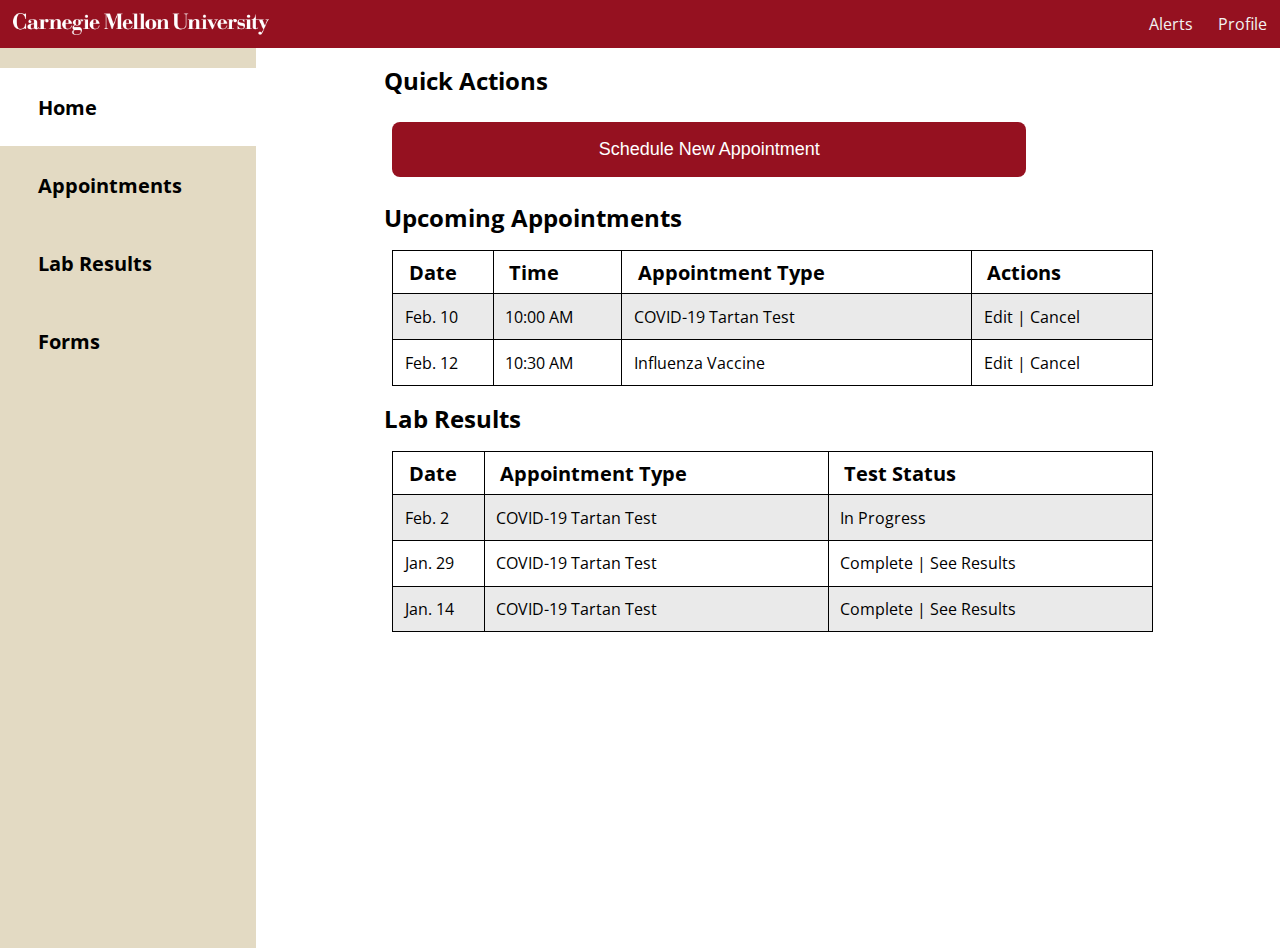
<file: index.html>
<!DOCTYPE html>
<html>
    <head>
        <title> CMU Health Center </title>
        <!-- styles -->
        <link rel="stylesheet" type="text/css" href="style.css">
        <!-- javascript -->
        <script src="main.js"> </script>
        <!-- fonts -->
        <link href='https://fonts.googleapis.com/css?family=Open Sans' rel='stylesheet'>
    </head>


    <body>
        <div id="topnav">
            <img src="logo.png" id="logo">
                <a href="#profile">Profile</a>
                <a href="#alerts">Alerts</a>
        </div>

        <div id="sidenav">
            <h2>
            <ul id="links">
                <li class='active'> Home</li>
                <li><a href="appointments.html">Appointments</a></li>
                <li><a href="#labresults">Lab Results</a></li>
                <li><a href="#forms">Forms</a></li>
            </ul>
        </h2>
        </div>

        <div id="content">
            <h1> Quick Actions </h1>
                <button><a class="buttonlink" href="productdetail.html">Schedule New Appointment</a> </button>
<!--                 <br>
                <button> <a class="buttonlink" href="productbrowsing.html"> Schedule New Appointment</a> </button> -->

            <h1> Upcoming Appointments </h1>
                <table id="upcoming-appointments-tb">
                    <tr>
                        <th> Date </th>
                        <th> Time </th>
                        <th> Appointment Type </th>
                        <th> Actions </th>
                    </tr>
                    <tr>
                        <td> Feb. 10 </td>
                        <td> 10:00 AM </td>
                        <td> COVID-19 Tartan Test </td>
                        <td> <a href="#edit">Edit</a> | <a href="#cancel">Cancel</a> </td>
                    </tr>
                    <tr>
                        <td> Feb. 12 </td>
                        <td> 10:30 AM </td>
                        <td> Influenza Vaccine </td>
                        <td> <a href="#edit">Edit</a> | <a href="#cancel">Cancel</a> </td>
                    </tr>
                </table>

            <h1> Lab Results </h1>
                <table id="lab-results-tb">
                    <tr>
                        <th> Date </th>
                        <th> Appointment Type </th>
                        <th> Test Status </th>
                    </tr>
                    <tr>
                        <td> Feb. 2 </td>
                        <td> COVID-19 Tartan Test </td>
                        <td> In Progress </td>
                    </tr>
                    <tr>
                        <td> Jan. 29 </td>
                        <td> COVID-19 Tartan Test </td>
                        <td>  <a href="#seeresults">Complete | See Results</a> </td>
                    </tr>
                    <tr>
                        <td> Jan. 14 </td>
                        <td> COVID-19 Tartan Test </td>
                        <td> <a href="#seeresults">Complete | See Results</a> </td>
                    </tr>
                </table>

        </div>


    </body>
</html>
</file>
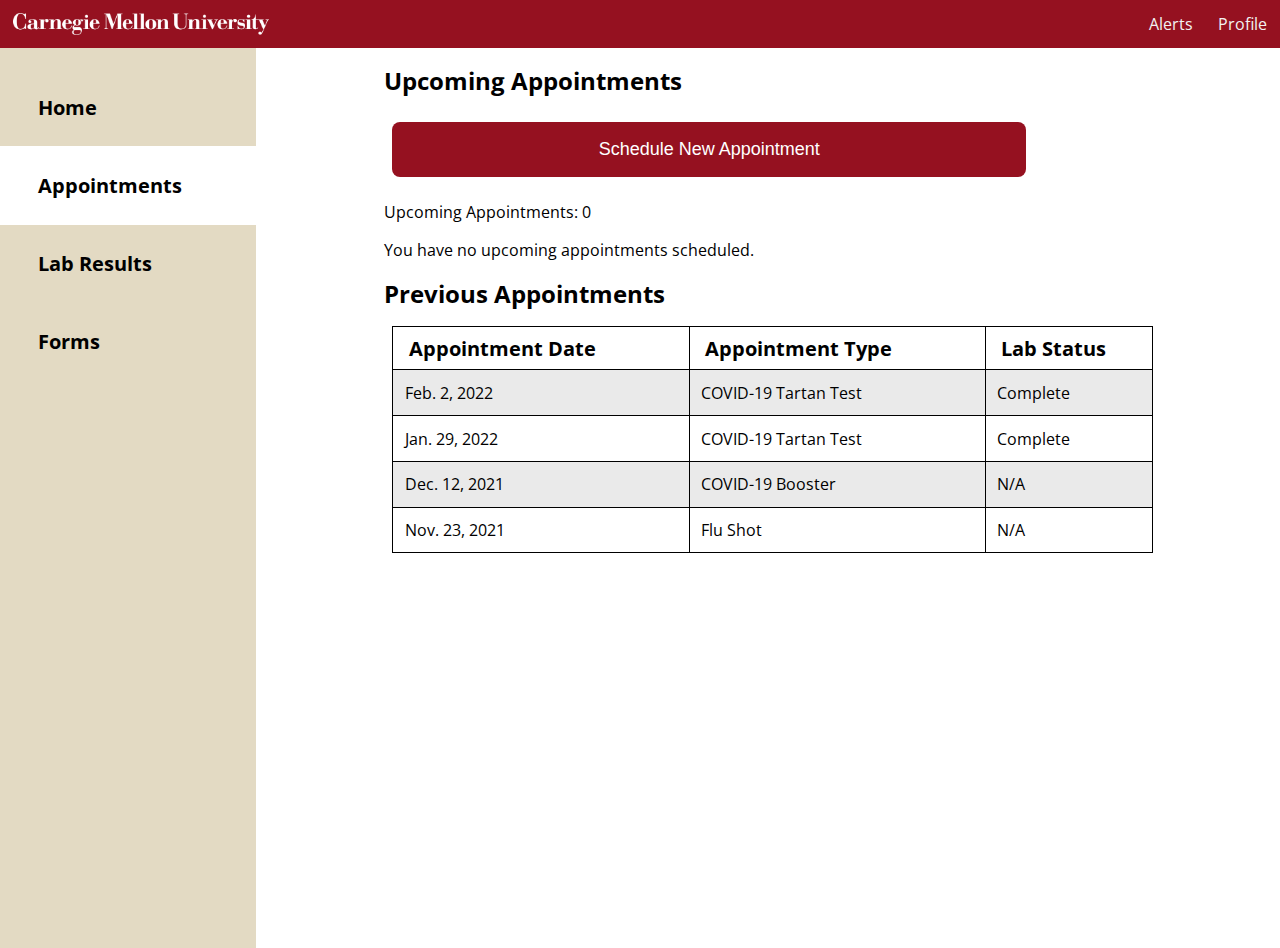
<file: appointments.html>
<!DOCTYPE html>
<html>
    <head>
        <title> CMU Health Center: Appointments </title>
        <!-- styles -->
        <link rel="stylesheet" type="text/css" href="style.css">
        <!-- javascript -->
        <script src="main.js"> </script>
        <!-- fonts -->
        <link href='https://fonts.googleapis.com/css?family=Open Sans' rel='stylesheet'>
    </head>

    <body>
        <div id="topnav">
            <img src="logo.png" id="logo">
                <a href="#profile">Profile</a>
                <a href="#alerts">Alerts</a>
        </div>

        <div id="sidenav">
            <h2>
            <ul id="links">
                <li> <a href="index.html">Home</a></li>
                <li class='active'><a href="#appointments">Appointments</a></li>
                <li><a href="#labresults">Lab Results</a></li>
                <li><a href="#forms">Forms</a></li>
            </ul>
        </h2>
        </div>

    <div id="content">
        <div id="upcomingAppts">
            <h1> Upcoming Appointments </h1>
            <button> <a class="buttonlink" href="productdetail.html"> Schedule New Appointment</a> </button>
            <p id="upcomingText"> </p>

            <div id=upcomingAppointments>
                <div class=col1 id=upcomingAppointmentsLeft>
                </div>

                <div class=col2 id=upcomingAppointmentsRight>
                </div>
            </div>

            <div id="detailsModal" class="modal">
                <div class="modal-content">
                    <span class="close" onclick="spanClose()">&times;</span>
                    <div id="modalContent">
                        <h3 id="modalType"></h3>
                    </div>
                    <div class="col1">
                        <div id=modalLeft>
                            <p id="modalDate"></p>
                            <p id="modalTime"></p>
                            <br>
                            <button id="edit">Edit Appointment</button>
                        </div>
                    </div>

                    <div class=col2>
                        <div id=modalRight>
                            <p>Location: E Campus Garage</p>
                            <p>Notes: Please arrive to your appointment within the 15 minute grace period.</p>
                            <button id="cancel">Cancel Appointment</button>
                        </div>
                    </div>
                </div>
            </div>
        </div>

        <div id="prevAppts">
            <h1> Previous Appointments </h1>
                <table id="previous-appointments-tb">
                    <tr>
                        <th> Appointment Date </th>
                        <th> Appointment Type </th>
                        <th> Lab Status </th>
                    </tr>
                    <tr>
                        <td> Feb. 2, 2022 </td>
                        <td> COVID-19 Tartan Test </td>
                        <td> <a href="#Complete">Complete</a></td>
                    </tr>
                    <tr>
                        <td> Jan. 29, 2022 </td>
                        <td> COVID-19 Tartan Test </td>
                        <td> <a href="#Complete">Complete</a></td>
                    </tr>
                    <tr>
                        <td> Dec. 12, 2021 </td>
                        <td> COVID-19 Booster  </td>
                        <td> N/A</td>
                    </tr>
                    <tr>
                        <td> Nov. 23, 2021 </td>
                        <td> Flu Shot </td>
                        <td> N/A </td>
                    </tr>
                </table>
        </div>
    </div>
    <script src="appointment.js"> </script>
</body>
</html>
</file>
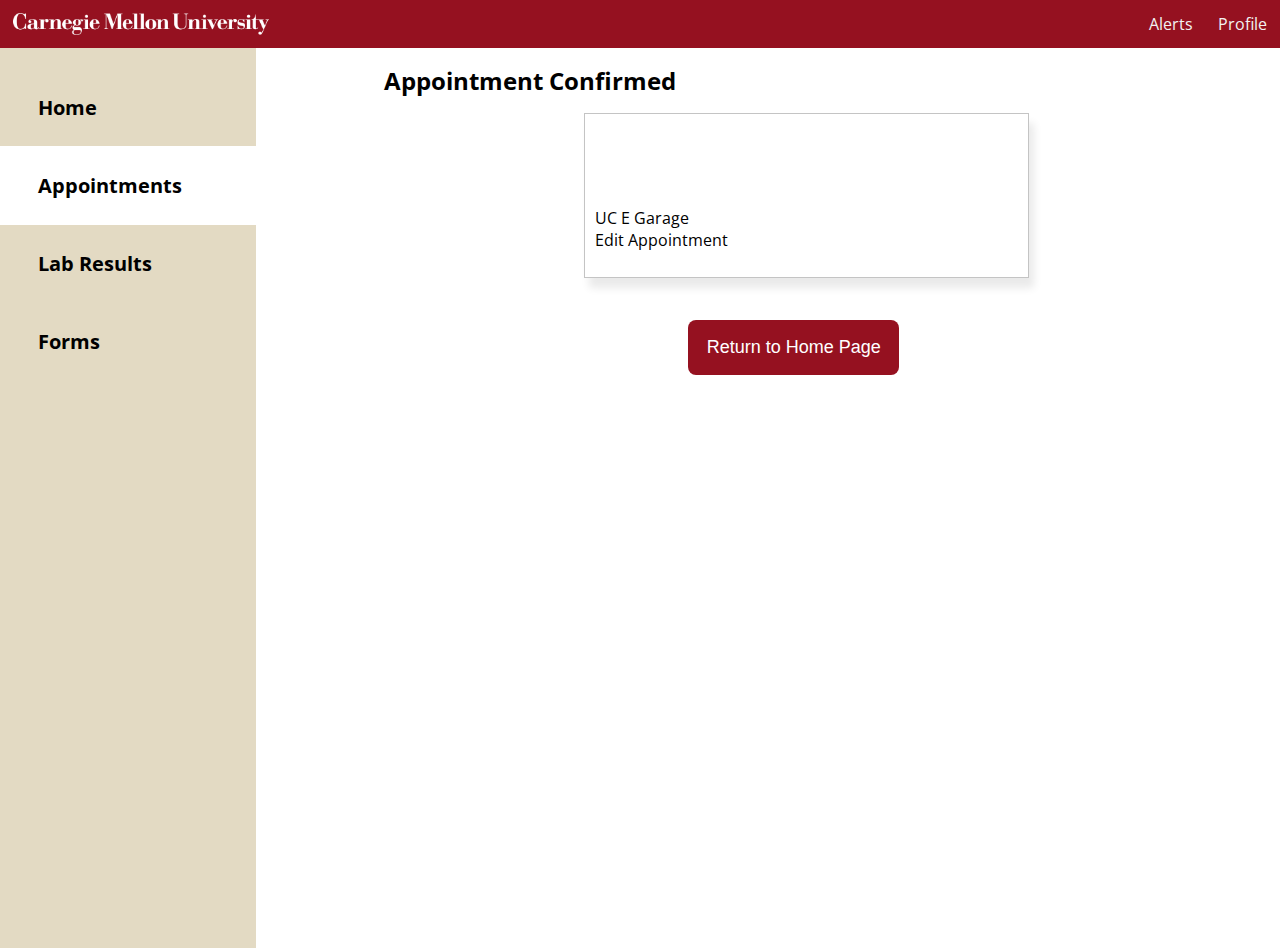
<file: confirmation.html>
<!DOCTYPE html>
<html>
    <head>
        <title> Appointment Confirmed </title>
        <!-- styles -->
        <link rel="stylesheet" type="text/css" href="style.css">
        <!-- javascript -->
        <script src="main.js"> </script>
        <!-- fonts -->
        <link href='https://fonts.googleapis.com/css?family=Open Sans' rel='stylesheet'>
    </head>

    <body onload="confirmAppointmentType(); confirmAppointmentDate(); confirmAppointmentTime(); newAppointment()">
        <div id="topnav">
            <img src="logo.png" id="logo">
                <a href="#profile">Profile</a>
                <a href="#alerts">Alerts</a>
        </div>

        <div id="sidenav">
            <h2>
            <ul id="links">
                <li> <a href="index.html">Home</a></li>
                <li class='active'> <a href="appointments.html">Appointments</a></li>
                <li><a href="#labresults">Lab Results</a></li>
                <li><a href="#forms">Forms</a></li>
            </ul>
        </h2>
        </div>

    <div id="content">
        <h1> Appointment Confirmed </h1>
        <div id="appointment-confirmation">
            <p class="appointment-title"> <span id="appt-type"></span></p>
            <p> <span id="appt-date"></span><br>
            <span id ="appt-time"></span><br>
            UC E Garage <br>
            <a class="details-link" href="#editdetails"> Edit Appointment </a>
            </p>
        </div>
        <div>
            <button id="return-home"> <a class="buttonlink" href="index.html"> Return to Home Page</a></button>
        </div>
    </div>
    <script src="appointment.js"> </script>
    </body>
</html>
</file>
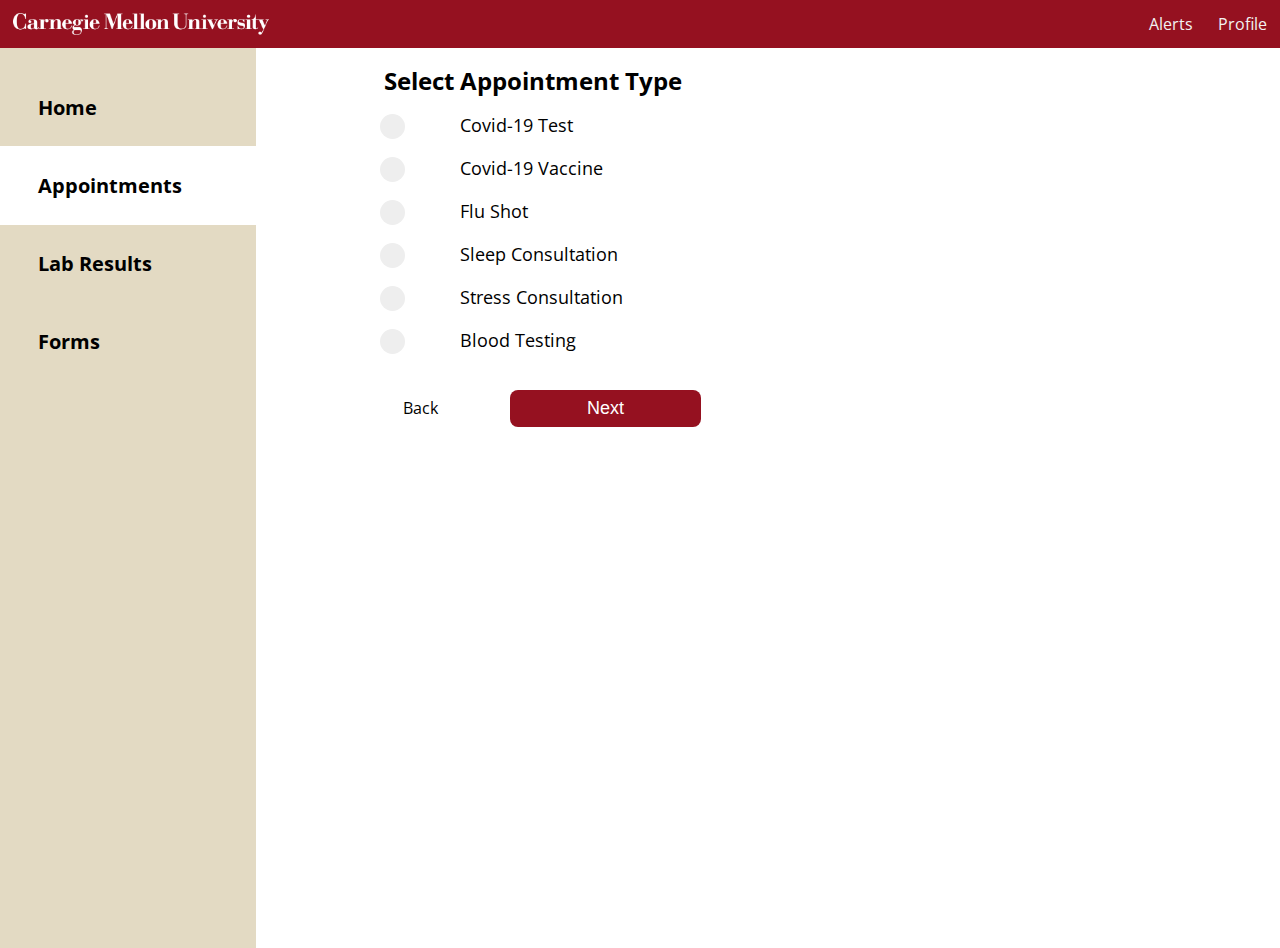
<file: productbrowsing.html>
<!DOCTYPE html>
<html>
    <head>
        <title> Schedule Appointment </title>
        <!-- styles -->
        <link rel="stylesheet" type="text/css" href="style.css">
        <!-- javascript -->
        <script src="main.js"> </script>
        <!-- fonts -->
        <link href='https://fonts.googleapis.com/css?family=Open Sans' rel='stylesheet'>
    </head>


    <body>
        <div id="topnav">
            <img src="logo.png" id="logo">
                <a href="#profile">Profile</a>
                <a href="#alerts">Alerts</a>
        </div>

        <div id="sidenav">
            <h2>
            <ul>
                <li> <a href="index.html">Home</a></li>
                <li class='active'>Appointments </li>
                <li><a href="#labresults">Lab Results</a></li>
                <li><a href="#forms">Forms</a></li>
            </ul>
        </h2>
        </div>

        <div id="content">
            <div class="col1">
                <h1>Select Appointment Type</h1>
                <label class="container">Covid-19 Test
                  <input type="radio" name="radio">
                  <span class="checkmark"></span>
                </label>

                <label class="container">Covid-19 Vaccine
                  <input type="radio" name="radio">
                  <span class="checkmark"></span>
                </label>

                <label class="container">Flu Shot
                  <input type="radio" name="radio">
                  <span class="checkmark"></span>
                </label>

                <label class="container">Sleep Consultation
                  <input type="radio" name="radio">
                  <span class="checkmark"></span>
                </label>

                <label class="container">Stress Consultation
                  <input type="radio" name="radio">
                  <span class="checkmark"></span>
                </label>

                <label class="container">Blood Testing
                  <input type="radio" name="radio">
                  <span class="checkmark"></span>
                </label>
                    <div>
                        <a class ="back" href="appointments.html">Back</a>
                        <button class="confirm-button"> <a class="buttonlink" href="productdetail.html"> Next</a></button>
                    </div>
            </div>
    </div>
    </body>
</file>
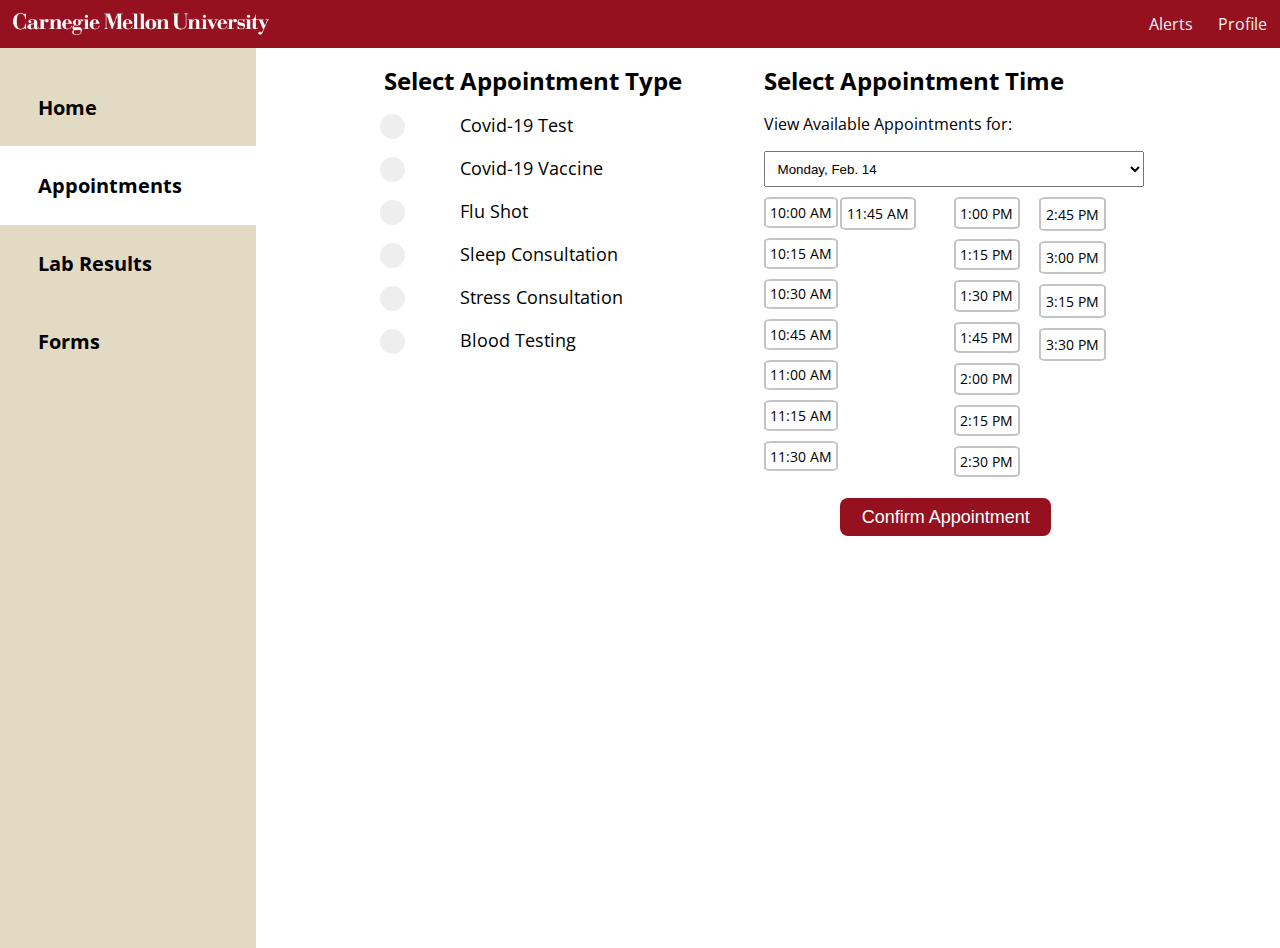
<file: productdetail.html>
<!DOCTYPE html>
<html>
    <head>
        <title> Schedule Appointment </title>
        <!-- styles -->
        <link rel="stylesheet" type="text/css" href="style.css">
        <!-- javascript -->
        <script src="main.js"> </script>
        <!-- fonts -->
        <link href='https://fonts.googleapis.com/css?family=Open Sans' rel='stylesheet'>
    </head>


    <body>
        <div id="topnav">
            <img src="logo.png" id="logo">
                <a href="#profile">Profile</a>
                <a href="#alerts">Alerts</a>
        </div>

        <div id="sidenav">
            <h2>
            <ul>
                <li> <a href="index.html">Home</a></li>
                <li class='active'> <a href="appointments.html">Appointments</a></li>
                <li><a href="#labresults">Lab Results</a></li>
                <li><a href="#forms">Forms</a></li>
            </ul>
        </h2>
        </div>

        <div id="content">
            <div class="col1">
                <h1>Select Appointment Type</h1>
                <label class="container">Covid-19 Test
                  <input type="radio" value="Covid-19 Test" name="appointmentType">
                  <span class="checkmark"></span>
                </label>

                <label class="container">Covid-19 Vaccine
                  <input type="radio" value="COVID-19 Vaccine" name="appointmentType">
                  <span class="checkmark"></span>
                </label>

                <label class="container">Flu Shot
                  <input type="radio" value="Flu Shot" name="appointmentType">
                  <span class="checkmark"></span>
                </label>

                <label class="container">Sleep Consultation
                  <input type="radio" value="Sleep Consultation" name="appointmentType">
                  <span class="checkmark"></span>
                </label>

                <label class="container">Stress Consultation
                  <input type="radio" value="Stress Consultation" name="appointmentType">
                  <span class="checkmark"></span>
                </label>

                <label class="container">Blood Testing
                  <input type="radio" value="Blood Testing" name="appointmentType">
                  <span class="checkmark"></span>
                </label>
        </div>

         <div class="col2" id="timeradio">
            <h1>Select Appointment Time</h1>
                <p> View Available Appointments for: </p>
                    <select id="dateDropdown">
                      <option name="date" value="Monday, Feb. 14"> Monday, Feb. 14</option>
                      <option name="date" value="Tuesday, Feb. 15">Tuesday, Feb. 15</option>
                      <option name="date" value="Wednesday, Feb. 16">Wednesday, Feb. 16 </option>
                      <option name="date" value="Thursday, Feb. 17">Thursday, Feb. 17 </option>
                      <option name="date" value="Friday, Feb. 18">Friday, Feb. 18</option>
                  </select>
            <div class="col1" >
                <div class="col3">
                    <input type="radio" id="10am" value="10:00 AM" name="time">
                    <label for="10am">10:00 AM</label><br>

                    <input type="radio" id="1015am" value="10:15 AM" name="time">
                    <label for="1015am">10:15 AM</label><br>

                    <input type="radio" id="1030am" value="10:30 AM" name="time">
                    <label for="1030am">10:30 AM</label><br>

                    <input type="radio" id="1045am" value="10:30 AM" name="time">
                    <label for="1045am">10:45 AM</label><br>

                    <input type="radio" id="11am" value="11:00 AM" name="time">
                    <label for="11am">11:00 AM</label><br>

                    <input type="radio" id="1115am" value="11:15 AM" name="time">
                    <label for="1115am">11:15 AM</label><br>

                    <input type="radio" id="1130am" value="11:30 AM" name="time">
                    <label for="1130am">11:30 AM</label><br>
                </div>
                <div class="col2">
                    <input type="radio" id="1145am" value="11:45 AM" name="time">
                    <label for="1145am">11:45 AM</label><br>


                </div>
            </div>

           <div class="col2">
                <div class="col3">
                        <input type="radio" id="1pm" value="1:00 PM" name="time">
                        <label for="1pm">1:00 PM</label><br>

                        <input type="radio" id="115pm" value="1:15 PM" name="time">
                        <label for="115pm">1:15 PM</label><br>

                        <input type="radio" id="130pm" value="1:30 PM" name="time">
                        <label for="130pm">1:30 PM</label><br>

                        <input type="radio" id="145pm" value="1:45 PM" name="time">
                        <label for="145pm">1:45 PM</label><br>

                        <input type="radio" id="2pm" value="2:00 PM" name="time">
                        <label for="2pm">2:00 PM</label><br>

                        <input type="radio" id="215pm" value="2:15 PM" name="time">
                        <label for="215pm">2:15 PM</label><br>

                        <input type="radio" id="230pm" value="2:30 PM" name="time">
                        <label for="230pm">2:30 PM</label><br>
                </div>


                <div class="col2">
                    <input type="radio" id="245pm" value="2:45 PM" name="time">
                    <label for="245pm">2:45 PM</label><br>

                    <input type="radio" id="3pm" value="3:00 PM" name="time">
                    <label for="3pm">3:00 PM</label><br>

                    <input type="radio" id="315pm" value="3:15 PM" name="time">
                    <label for="315pm">3:15 PM</label><br>

                    <input type="radio" id="330pm" value="3:30 PM" name="time">
                    <label for="330pm">3:30 PM</label><br>
                </div>

            </div>
            <div>
<!--                 <a class ="back" href="productbrowsing.html">Back</a> -->
                <button class="confirm-button" onclick="confirmTypeDateTime()"> <a class="buttonlink" href="confirmation.html"> Confirm Appointment </a></button>
            </div>

        </div>

        </div>
    </body>
</file>
<file: style.css>
/*********** IN LINE STYLES ************/
body {
  margin: 0;
  font-family: 'Open Sans', Helvetica, sans-serif;
}


h1{
  font-size: 24px;
  font-weight: bold;
}


h2{
  font-size:  20px;
}


h3{
  font-weight: bold;
  font-size: 18px;
  margin-bottom: 10px;
}


ul{
  padding: 0%;
}

li{
  padding: 10% 10% 10% 15%;
}


a{
  text-decoration: none;
  color:  #000;
}

a:hover{
  text-decoration:  underline;
}

/*********** TOP NAV ************/
#topnav {
  overflow: hidden;
  background-color: #951120;
  clear: both;
}

#topnav a {
  color: #f2f2f2;
  text-align: center;
  padding: 1%;
  font-size: 16px;
  float:  right;
}

#logo {
  display: block;
  padding: 1%;
  width: 20%;
  float:  left;

}

/*********** SIDE NAV ************/
#sidenav {
  height: 100vh;
  width: 20%;
  background-color: #e3dac3;
  float: left;
}


#links {
  list-style: none;
}

.active{
  background-color: #FFF;
}


/*********** PAGE CONTENT************/
#content {
  float: left;
  text-align: left;
  margin-left: 10%;
  width: 66%;
}

.col1 {
  float:  left;
  width:  45%;
}

.col2 {
  float:  left;
  width:  50%;
}

.col3{
  float:  left;
  width: 40%;
}
/*********** BUTTONS ************/
button {
  background-color: #951120;
  border:  none;
  color:  white;
  padding-top: 2%;
  padding-bottom:  2%;
  text-align:  center;
  text-decoration: none;
  display:  inline-block;
  font-size:  18px;
  border-radius: 8px;
  width:  75%;
  margin: 1%;
}

.buttonlink{
  color: white;
}

#small-button{
  width: 50%;
  margin-top:  10%;
}

.confirm-button{
  margin-top:  5%;
  margin-left: 18%;
  width: 50%;
}

.back{
  margin-left: 5%;
}

#expandModal{
  background-color: #FFF;
  color: black;
  font-size: 14px;
  float: right;
}

.expandModal:hover{
  text-decoration: underline;
}

#return-home{
  margin: auto;
  position: relative;
  left: 36%;
  width: 25%;
}


/*********** RADIO BUTTONS  ************/
#timeradio input[type="radio"] {
  opacity: 0;
  position:  fixed;
  width: 0;
}

#timeradio label {
  display: inline-block;
  background-color:  #FFF;
  color: black;
  border: 2px solid #C4C4C4;
  margin-top: 10px;
  width:  auto;
  padding: 5%;
  font-size: 14px;
  padding: 5%;
  border-radius: 10%;
}

#timeradio input[type="radio"]:checked + label {
  background-color: #951120;
  color: white;
}

#timeradio label:hover {
  background-color: #C4C4C4;
}


/*********** DROPDOWN MENU ************/
select{
  padding: 2% 5% 2% 2%;
  width:  90%;
}

.container {
  display: block;
  position: relative;
  margin-left: 20%;
  margin-bottom: 5%;
  cursor: pointer;
  font-size: 18px;
  width: 50%;
}

.container input {
  position: absolute;
  opacity: 0;
  cursor: pointer;
}

.checkmark {
  position: absolute;
  top: 1%;
  left: -42%;
  height: 25px;
  width: 25px;
  background-color: #eee;
  border-radius: 50%;
}

.container input:checked ~ .checkmark {
  background-color: #951120;
}

.checkmark:after {
  content: "";
  position: absolute;
  display: none;
}

.container input:checked ~ .checkmark:after {
  display: block;
}

.container .checkmark:after {
  top: 9px;
  left: 9px;
  width: 8px;
  height: 8px;
  border-radius: 50%;
  background: white;
}

/*********** TABLES ************/
table {
  margin:  1%;
  text-align: left;
}

#upcoming-appointments-tb, #lab-results-tb, #previous-appointments-tb{
border:  1px solid #000;
padding: 2%;
border-collapse:  collapse;
width:  90%;
}

#upcoming-appointments-tb td, #upcoming-appointments-tb th,#lab-results-tb td, #lab-results-tb th, #previous-appointments-tb td, #previous-appointments-tb th{
  border:  1px solid #000;
  padding:  1.5%;
}

#upcoming-appointments-tb th, #lab-results-tb th, #previous-appointments-tb th {
  padding: 1% 5% 1% 2%;
  text-align: left;
  background-color: #FFF;
  color: black;
  font-weight: bold;
  font-size: 20px;
}

#upcoming-appointments-tb tr:nth-child(even), #lab-results-tb tr:nth-child(even),#previous-appointments-tb tr:nth-child(even) {
  background-color: #EAEAEA;
}

/*********** APPOINTMENTS PAGE CONTENT************/
.upcoming-appointments {
  width: 275px;
  height: 100px;
  border: 1px solid #C4C4C4;
  padding: 20px;
  box-shadow: 5px 10px 8px #EAEAEA;
  margin-bottom: 36px;
  margin-left: 10px;
}

.upcoming-appointments:hover {
  box-shadow: 5px 10px 8px #C4C4C4;
}

.appointment-title{
  font-size: 18px;
  font-weight: bolder;
  padding-bottom: 0.5%;
}


#appointment-confirmation {
  margin: auto;
  width: 50%;
  border: 1px solid #C4C4C4;
  padding:  10px;
  box-shadow:  5px 10px 8px #EAEAEA;
  margin-bottom: 5%;
}

/*********** MODAL ON APPOINTMENTS PAGE************/
.modal {
  display: none; /* Hidden by default */
  position: fixed; /* Stay in place */
  z-index: 1; /* Sit on top */
  padding-top: 100px; /* Location of the box */
  left: 0;
  top: 0;
  width: 100%; /* Full width */
  height: 100%; /* Full height */
  overflow: auto; /* Enable scroll if needed */
  background-color: rgb(0,0,0); /* Fallback color */
  background-color: rgba(0,0,0,0.4); /* Black w/ opacity */
}


.modal-content {
  position: fixed;
  top: 50%;
  left: 50%;
  transform: translate(-50%, -50%);
  background-color: #fefefe;
  margin: auto;
  padding: 2%;
  border: 1px solid #888;
  width: 50%;
  box-shadow: 0 4px 8px 0 rgba(0,0,0,0.2),0 6px 20px 0 rgba(0,0,0,0.19);
}


.close {
  color: black;
  float: right;
  font-size: 28px;
  font-weight: bold;
}


/*********** CONFIRMATION PAGE CONTENT************/
#dateText{
  margin-bottom: 0px;
}


#prevAppts{
  clear: both;
}
</file>
